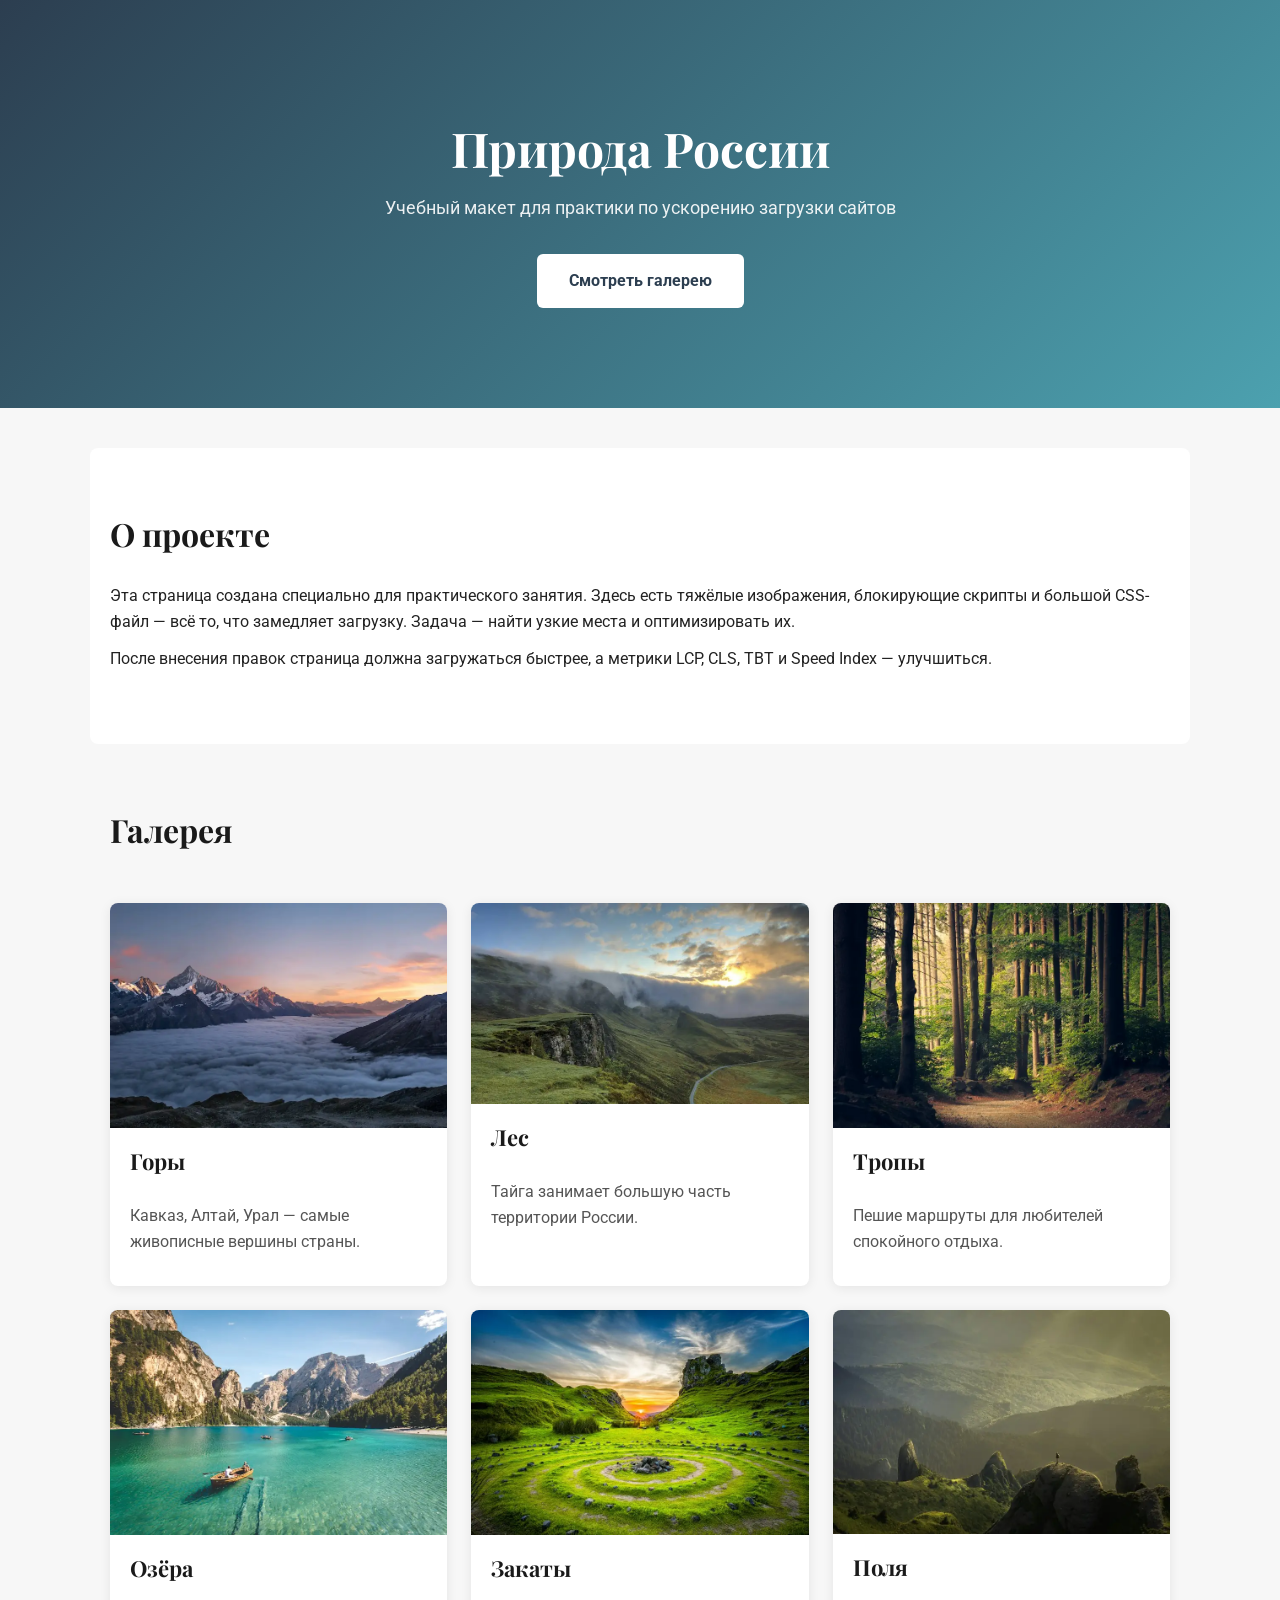
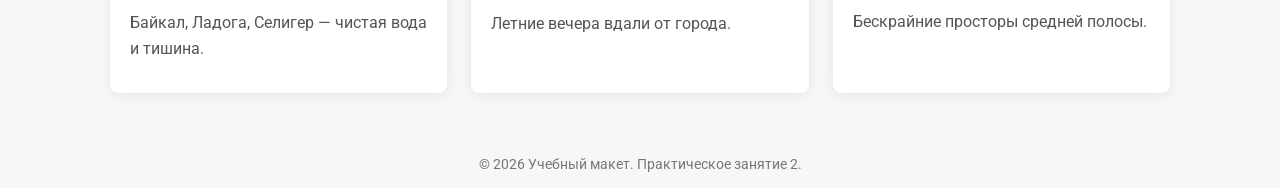
<file: index.html>
<!DOCTYPE html>
<html lang="ru">
<head>
  <meta charset="UTF-8">
  <meta name="viewport" content="width=device-width, initial-scale=1.0">
  <title>Учебный сайт — Практика 2</title>

  <!-- Preconnect к Google Fonts: убирает задержку установки соединения -->
  <link rel="preconnect" href="https://fonts.googleapis.com">
  <link rel="preconnect" href="https://fonts.gstatic.com" crossorigin>
  <link href="https://fonts.googleapis.com/css2?family=Roboto:wght@300;400;700&family=Playfair+Display:wght@400;700&display=swap" rel="stylesheet">

  <!-- Минифицированный CSS -->
  <link rel="stylesheet" href="style.min.css">

  <!-- Скрипт отложен: скачивается параллельно, не блокирует рендеринг -->
  <script src="app.min.js" defer></script>
</head>
<body>

  <header class="hero">
    <div class="container">
      <h1>Природа России</h1>
      <p class="subtitle">Учебный макет для практики по ускорению загрузки сайтов</p>
      <a href="#gallery" class="btn">Смотреть галерею</a>
    </div>
  </header>

  <section class="intro container">
    <h2>О проекте</h2>
    <p>
      Эта страница создана специально для практического занятия. Здесь есть тяжёлые изображения,
      блокирующие скрипты и большой CSS-файл — всё то, что замедляет загрузку. Задача —
      найти узкие места и оптимизировать их.
    </p>
    <p>
      После внесения правок страница должна загружаться быстрее, а метрики LCP, CLS, TBT
      и Speed Index — улучшиться.
    </p>
  </section>

  <section id="gallery" class="gallery container">
    <h2>Галерея</h2>

    <article class="card">
      <img src="mountains.webp" width="800" height="533" alt="Горы" loading="lazy" decoding="async">
      <h3>Горы</h3>
      <p>Кавказ, Алтай, Урал — самые живописные вершины страны.</p>
    </article>

    <article class="card">
      <img src="forest.webp" width="800" height="477" alt="Лес" loading="lazy" decoding="async">
      <h3>Лес</h3>
      <p>Тайга занимает большую часть территории России.</p>
    </article>

    <article class="card">
      <img src="trail.webp" width="800" height="533" alt="Тропа в лесу" loading="lazy" decoding="async">
      <h3>Тропы</h3>
      <p>Пешие маршруты для любителей спокойного отдыха.</p>
    </article>

    <article class="card">
      <img src="lake.webp" width="800" height="533" alt="Озеро" loading="lazy" decoding="async">
      <h3>Озёра</h3>
      <p>Байкал, Ладога, Селигер — чистая вода и тишина.</p>
    </article>

    <article class="card">
      <img src="sunset.webp" width="800" height="534" alt="Закат" loading="lazy" decoding="async">
      <h3>Закаты</h3>
      <p>Летние вечера вдали от города.</p>
    </article>

    <article class="card">
      <img src="field.webp" width="800" height="531" alt="Поле" loading="lazy" decoding="async">
      <h3>Поля</h3>
      <p>Бескрайние просторы средней полосы.</p>
    </article>
  </section>

  <footer class="container">
    <p>&copy; 2026 Учебный макет. Практическое занятие 2.</p>
  </footer>

</body>
</html>
</file>
<file: style.min.css>
*{box-sizing:border-box;margin:0;padding:0}html{scroll-behavior:smooth}body{font-family:Roboto,Arial,sans-serif;font-size:16px;line-height:1.6;color:#222;background-color:#f7f7f7}.container{width:100%;max-width:1100px;margin:0 auto;padding:0 20px}h1,h2,h3{font-family:'Playfair Display',Georgia,serif;font-weight:700;margin-bottom:16px;color:#1a1a1a}h1{font-size:48px;line-height:1.2}h2{font-size:32px;margin-bottom:24px}h3{font-size:22px}p{margin-bottom:12px}.hero{background:linear-gradient(135deg,#2c3e50 0,#4ca1af 100%);color:#fff;padding:120px 0 100px;text-align:center}.hero h1{color:#fff}.subtitle{font-size:18px;margin-bottom:32px;opacity:.9}.btn{display:inline-block;padding:14px 32px;background-color:#fff;color:#2c3e50;text-decoration:none;border-radius:6px;font-weight:700;transition:transform .2s}.btn:hover{transform:translateY(-2px)}.intro{padding:60px 20px;background-color:#fff;margin-top:40px;border-radius:8px}.gallery{padding:60px 20px;display:grid;grid-template-columns:repeat(auto-fit,minmax(300px,1fr));gap:24px}.gallery h2{grid-column:1/-1}.card{background-color:#fff;border-radius:8px;overflow:hidden;box-shadow:0 2px 12px rgba(0,0,0,.08);transition:box-shadow .3s}.card:hover{box-shadow:0 6px 24px rgba(0,0,0,.15)}.card img{width:100%;height:auto;display:block}.card h3{padding:16px 20px 8px}.card p{padding:0 20px 20px;color:#555}footer{padding:40px 20px;text-align:center;color:#777;font-size:14px}@media (max-width:768px){h1{font-size:32px}.hero{padding:80px 0 60px}h2{font-size:24px}}
</file>
